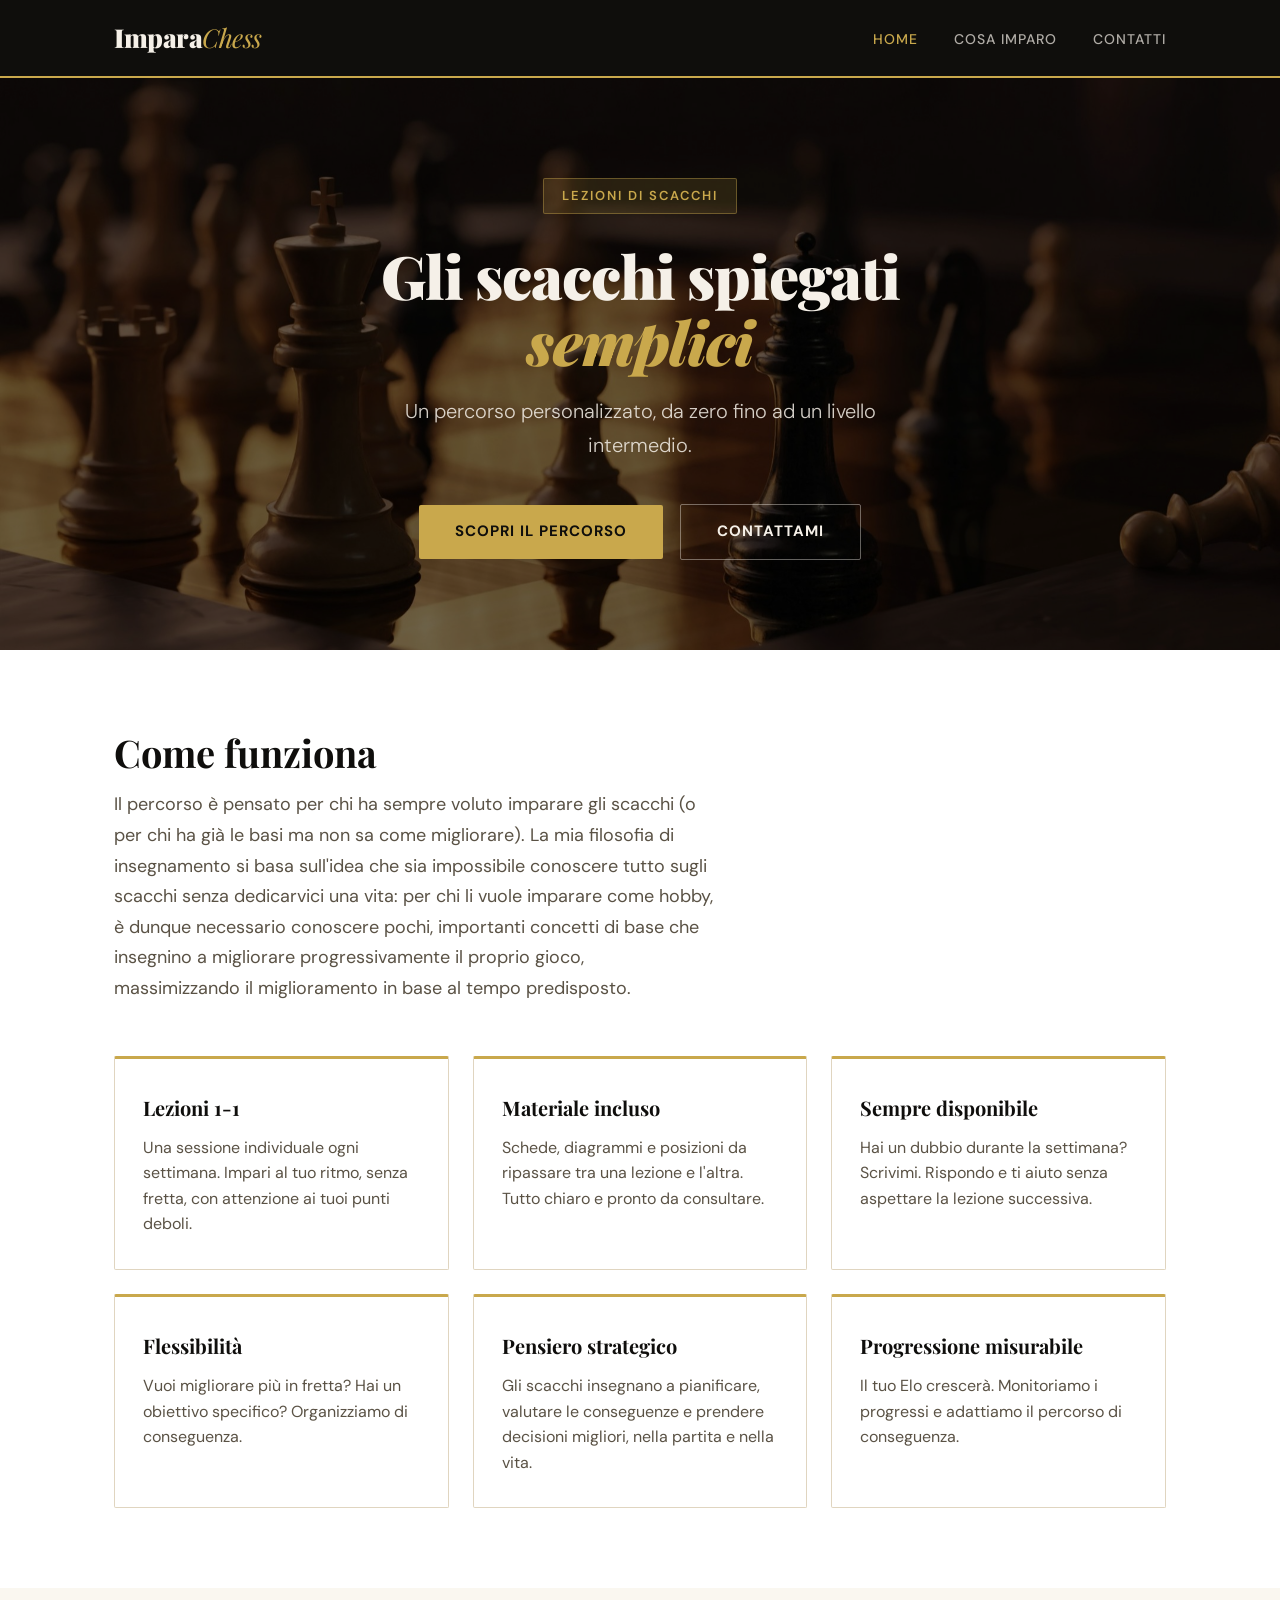
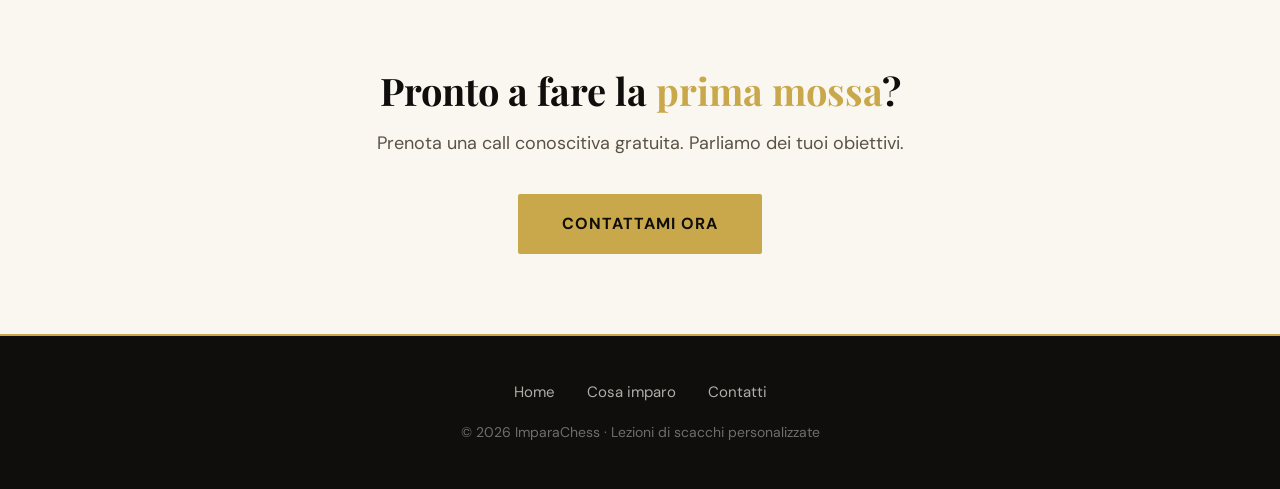
<file: index.html>
<!DOCTYPE html>
<html lang="it">
<head>
    <meta charset="UTF-8">
    <meta name="viewport" content="width=device-width, initial-scale=1.0">
    <title>ImparaChess</title>
    <meta name="description" content="ImparaChess: lezioni di scacchi pratiche e chiare per principianti e giocatori intermedi. Impara a ragionare, a pianificare e a vincere.">
    <link rel="stylesheet" href="styles.css">
    <link rel="stylesheet" href="https://cdnjs.cloudflare.com/ajax/libs/font-awesome/6.5.0/css/all.min.css">
</head>
<body>

<header>
    <div class="navbar">
        <a href="index.html" class="logo">Impara<span>Chess</span></a>
        <button class="hamburger" onclick="toggleMenu()" aria-label="Menu">
            <span></span><span></span><span></span>
        </button>
        <nav>
            <ul id="nav-menu">
                <li><a href="index.html" class="active">Home</a></li>
                <li><a href="contenuti.html">Cosa imparo</a></li>
                <li><a href="contatti.html">Contatti</a></li>
            </ul>
        </nav>
    </div>
</header>

<section class="hero">
    <div class="container hero-content">
        <div class="hero-badge">Lezioni di scacchi</div>
        <h1>Gli scacchi spiegati<br><em>semplici</em></h1>
        <p>Un percorso personalizzato, da zero fino ad un livello intermedio.</p>
        <a href="contenuti.html" class="btn">Scopri il percorso</a>
        <a href="contatti.html" class="btn btn-outline">Contattami</a>
    </div>
</section>


<section>
    <div class="container">
        <div class="section-title">Come funziona</div>
        <p class="section-sub">Il percorso è pensato per chi ha sempre voluto imparare gli scacchi (o per chi ha già le basi ma non sa come migliorare). La mia filosofia di insegnamento si basa sull'idea che sia impossibile conoscere tutto sugli scacchi senza dedicarvici una vita: per chi li vuole imparare come hobby, è dunque necessario conoscere pochi, importanti concetti di base che insegnino a migliorare progressivamente il proprio gioco, massimizzando il miglioramento in base al tempo predisposto.</p>

        <div class="cards">
            <div class="card">
                <h3>Lezioni 1-1</h3>
                <p>Una sessione individuale ogni settimana. Impari al tuo ritmo, senza fretta, con attenzione ai tuoi punti deboli.</p>
            </div>
            <div class="card">
                <h3>Materiale incluso</h3>
                <p>Schede, diagrammi e posizioni da ripassare tra una lezione e l'altra. Tutto chiaro e pronto da consultare.</p>
            </div>
            <div class="card">
                <h3>Sempre disponibile</h3>
                <p>Hai un dubbio durante la settimana? Scrivimi. Rispondo e ti aiuto senza aspettare la lezione successiva.</p>
            </div>
            <div class="card">
                <h3>Flessibilità</h3>
                <p>Vuoi migliorare più in fretta? Hai un obiettivo specifico? Organizziamo di conseguenza.</p>
            </div>
            <div class="card">
                <h3>Pensiero strategico</h3>
                <p>Gli scacchi insegnano a pianificare, valutare le conseguenze e prendere decisioni migliori, nella partita e nella vita.</p>
            </div>
            <div class="card">
                <h3>Progressione misurabile</h3>
                <p>Il tuo Elo crescerà. Monitoriamo i progressi e adattiamo il percorso di conseguenza.</p>
            </div>
        </div>
    </div>
</section>

<section class="sfondo-avorio">
    <div class="container" style="text-align:center;">
        <div class="section-title">Pronto a fare la <span class="oro">prima mossa</span>?</div>
        <p class="section-sub" style="margin: 0 auto 36px; text-align:center;">Prenota una call conoscitiva gratuita. Parliamo dei tuoi obiettivi.</p>
        <a href="contatti.html" class="btn" style="font-size:16px; padding: 16px 44px;">Contattami ora</a>
    </div>
</section>


<footer>
    <div class="container">
        <ul class="footer-links">
            <li><a href="index.html">Home</a></li>
            <li><a href="contenuti.html">Cosa imparo</a></li>
            <li><a href="contatti.html">Contatti</a></li>
        </ul>
        <p class="footer-copy">© 2026 ImparaChess · Lezioni di scacchi personalizzate</p>
    </div>
</footer>

<script>
function toggleMenu() {
    document.getElementById('nav-menu').classList.toggle('open');
}
</script>
</body>
</html>
</file>
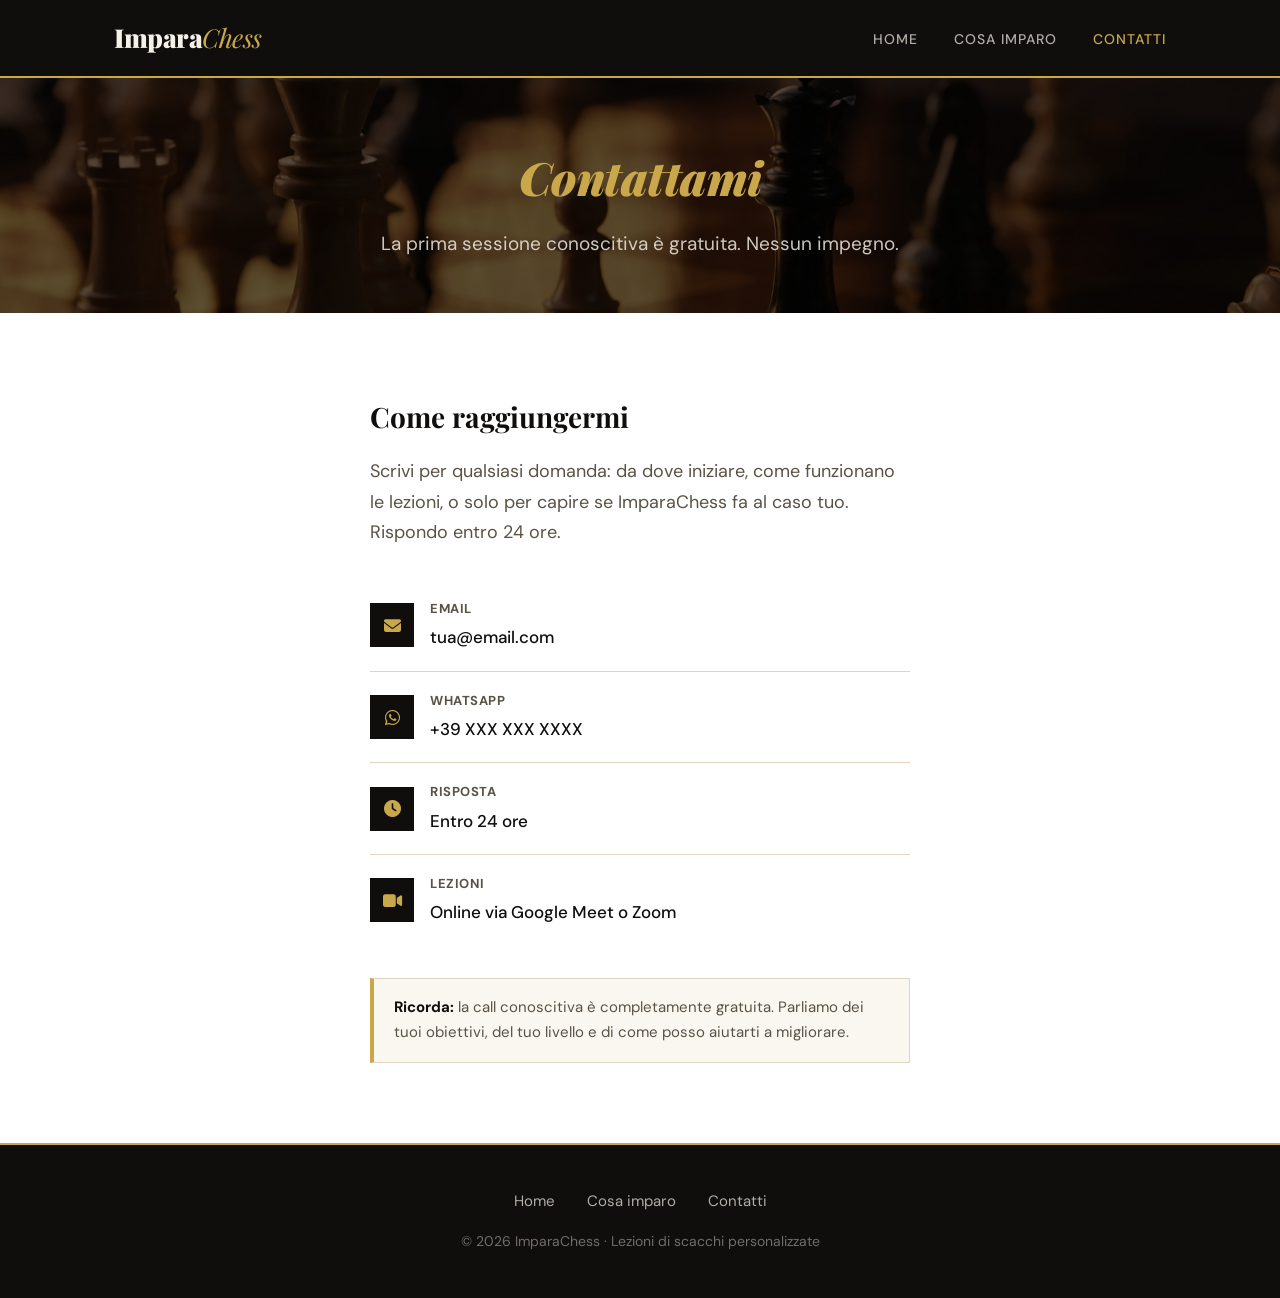
<file: contatti.html>
<!DOCTYPE html>
<html lang="it">
<head>
    <meta charset="UTF-8">
    <meta name="viewport" content="width=device-width, initial-scale=1.0">
    <title>Contatti – ImparaChess</title>
    <meta name="description" content="Contatta ImparaChess per iniziare le tue lezioni di scacchi. Prima sessione conoscitiva gratuita.">
    <link rel="stylesheet" href="styles.css">
    <link rel="stylesheet" href="https://cdnjs.cloudflare.com/ajax/libs/font-awesome/6.5.0/css/all.min.css">
    <style>
        .contatto-info h2 {
            font-family: 'Playfair Display', serif;
            font-size: 28px;
            color: var(--nero);
            margin-bottom: 16px;
        }

        .contatto-info p {
            color: var(--testo-morbido);
            margin-bottom: 32px;
            line-height: 1.7;
        }

        .contatto-voce {
            display: flex;
            align-items: center;
            gap: 16px;
            padding: 18px 0;
            border-bottom: 1px solid var(--bordo);
        }

        .contatto-voce:last-child { border-bottom: none; }

        .contatto-voce .icona {
            background: var(--nero);
            color: var(--oro);
            width: 44px;
            height: 44px;
            display: flex;
            align-items: center;
            justify-content: center;
            font-size: 17px;
            flex-shrink: 0;
        }

        .contatto-voce .testo strong {
            display: block;
            font-size: 13px;
            text-transform: uppercase;
            letter-spacing: 0.5px;
            color: var(--testo-morbido);
            margin-bottom: 2px;
        }

        .contatto-voce .testo a,
        .contatto-voce .testo span {
            font-size: 17px;
            color: var(--nero);
            text-decoration: none;
            font-weight: 500;
        }

        .contatto-voce .testo a:hover { color: var(--oro); }

        .nota-gratuita {
            background: var(--oro-sfondo);
            border: 1px solid var(--bordo);
            border-left: 4px solid var(--oro);
            padding: 16px 20px;
            font-size: 15px;
            color: var(--testo-morbido);
            margin-top: 32px;
        }

        .nota-gratuita strong { color: var(--nero); }

        .centro-contatti {
            max-width: 540px;
            margin: 0 auto;
        }
    </style>
</head>
<body>

<header>
    <div class="navbar">
        <a href="index.html" class="logo">Impara<span>Chess</span></a>
        <button class="hamburger" onclick="toggleMenu()" aria-label="Menu">
            <span></span><span></span><span></span>
        </button>
        <nav>
            <ul id="nav-menu">
                <li><a href="index.html">Home</a></li>
                <li><a href="contenuti.html">Cosa imparo</a></li>
                <li><a href="contatti.html" class="active">Contatti</a></li>
            </ul>
        </nav>
    </div>
</header>
<div class="page-hero">
    <div class="container">
        <h1><em>Contattami</em></h1>
        <p>La prima sessione conoscitiva è gratuita. Nessun impegno.</p>
    </div>
</div>
<section>
    <div class="container">
        <div class="centro-contatti">

            <div class="contatto-info">
                <h2>Come raggiungermi</h2>
                <p>Scrivi per qualsiasi domanda: da dove iniziare, come funzionano le lezioni, o solo per capire se ImparaChess fa al caso tuo. Rispondo entro 24 ore.</p>

                <div class="contatto-voce">
                    <div class="icona"><i class="fa-solid fa-envelope"></i></div>
                    <div class="testo">
                        <strong>Email</strong>
                        <a href="mailto:tua@email.com">tua@email.com</a>
                    </div>
                </div>

                <div class="contatto-voce">
                    <div class="icona"><i class="fa-brands fa-whatsapp"></i></div>
                    <div class="testo">
                        <strong>WhatsApp</strong>
                        <a href="https://wa.me/39XXXXXXXXXX" target="_blank">+39 XXX XXX XXXX</a>
                    </div>
                </div>

                <div class="contatto-voce">
                    <div class="icona"><i class="fa-solid fa-clock"></i></div>
                    <div class="testo">
                        <strong>Risposta</strong>
                        <span>Entro 24 ore</span>
                    </div>
                </div>

                <div class="contatto-voce">
                    <div class="icona"><i class="fa-solid fa-video"></i></div>
                    <div class="testo">
                        <strong>Lezioni</strong>
                        <span>Online via Google Meet o Zoom</span>
                    </div>
                </div>
            </div>

            <div class="nota-gratuita">
                <strong>Ricorda:</strong> la call conoscitiva è completamente gratuita. Parliamo dei tuoi obiettivi, del tuo livello e di come posso aiutarti a migliorare.
            </div>

        </div>
    </div>
</section>
<footer>
    <div class="container">
        <ul class="footer-links">
            <li><a href="index.html">Home</a></li>
            <li><a href="contenuti.html">Cosa imparo</a></li>
            <li><a href="contatti.html">Contatti</a></li>
        </ul>
        <p class="footer-copy">© 2026 ImparaChess · Lezioni di scacchi personalizzate</p>
    </div>
</footer>

<script>
function toggleMenu() {
    document.getElementById('nav-menu').classList.toggle('open');
}
</script>
</body>
</html>
</file>
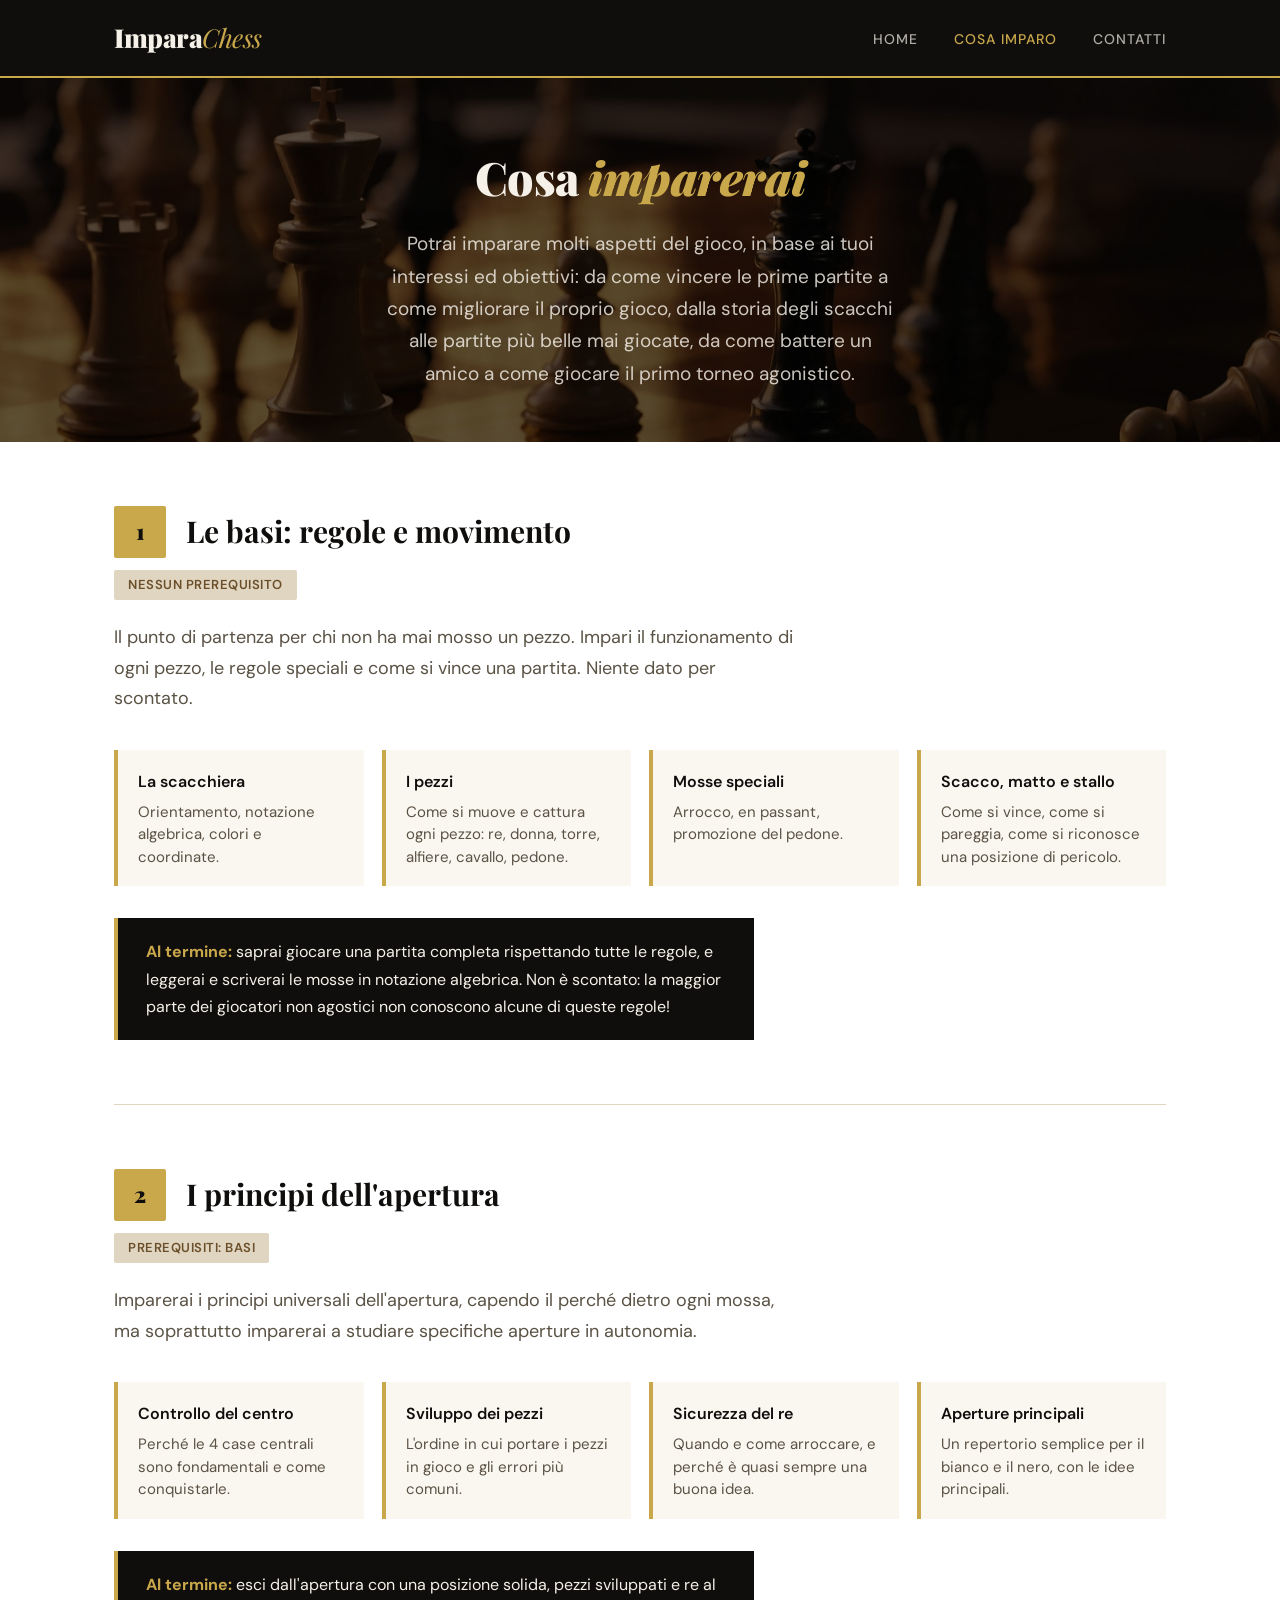
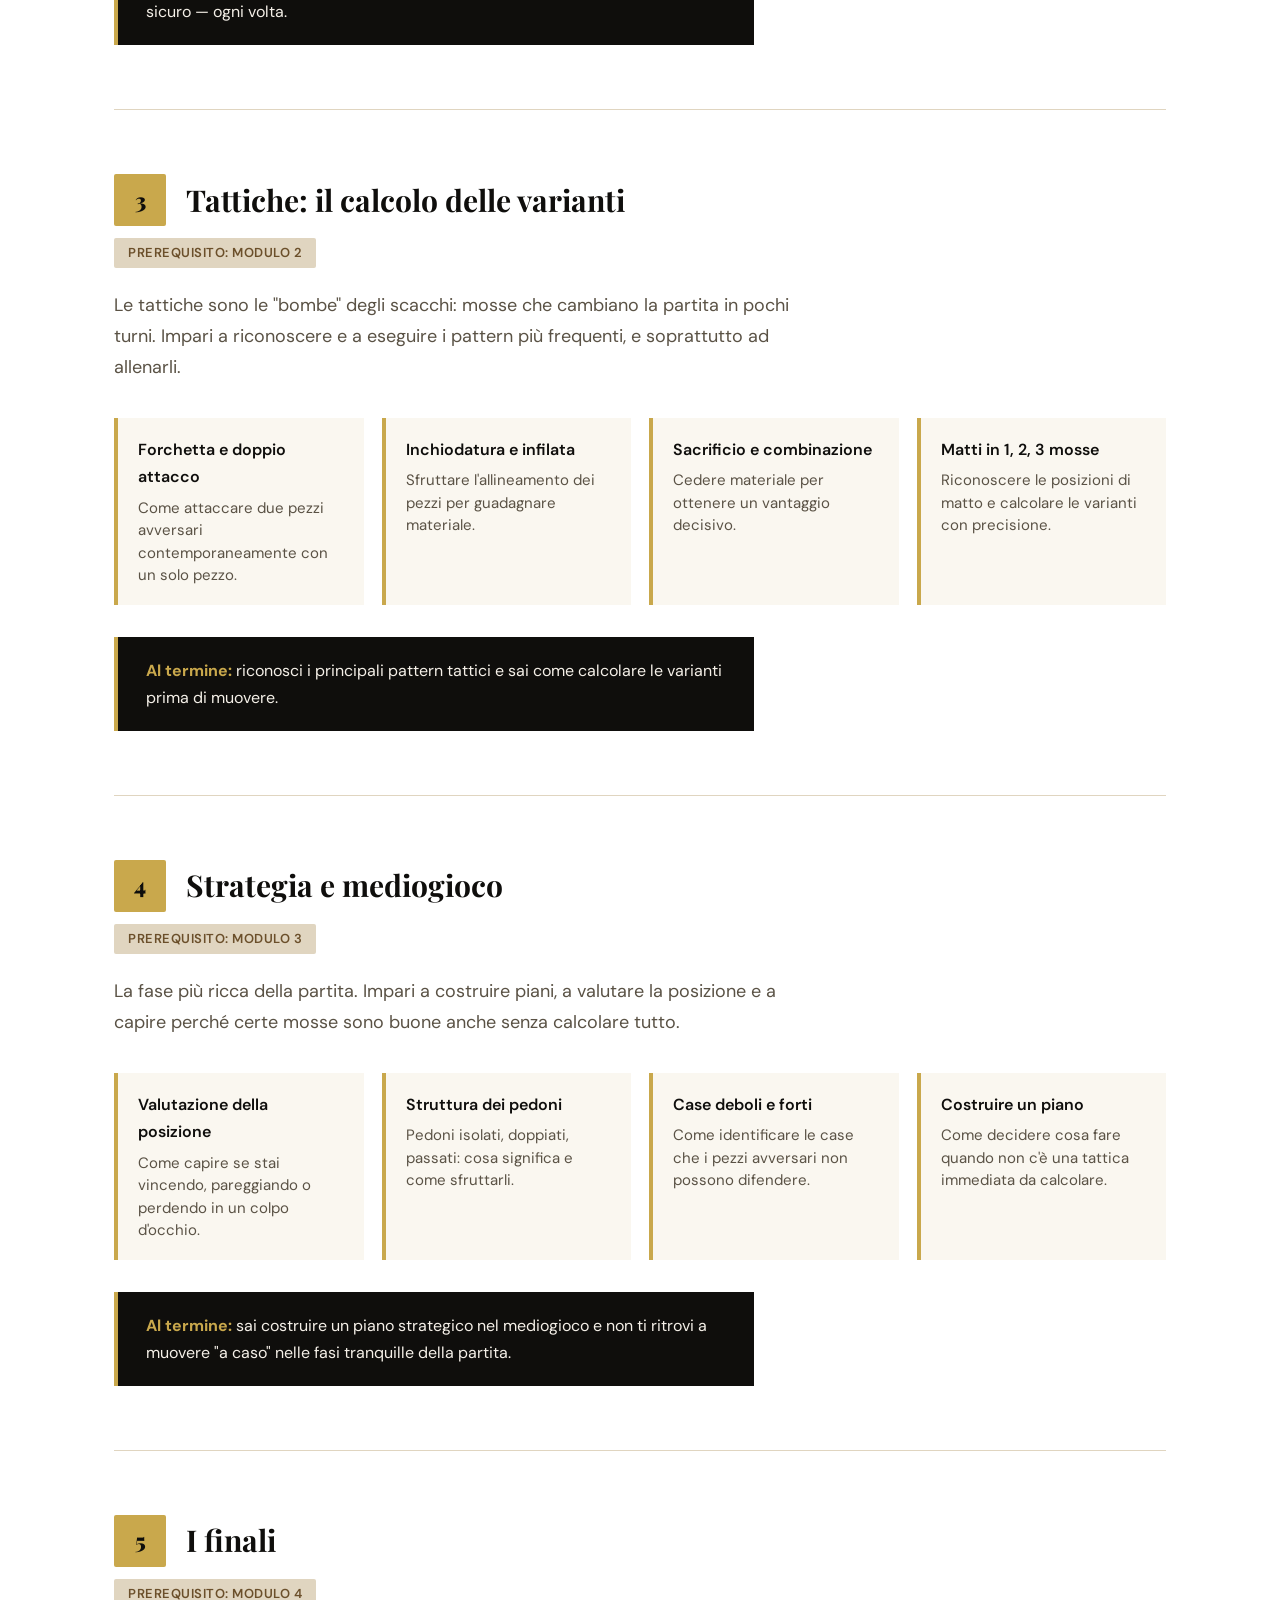
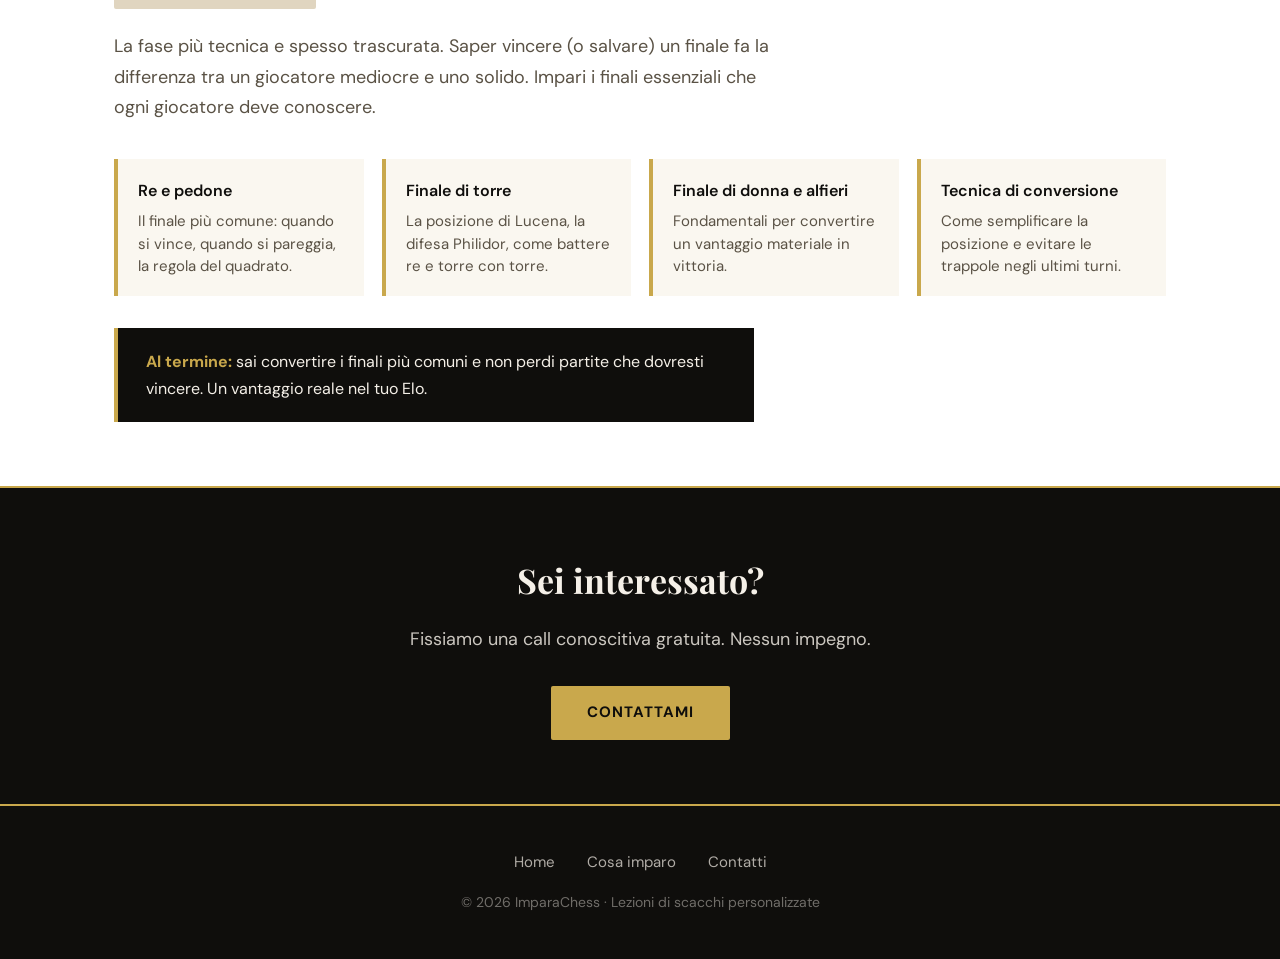
<file: contenuti.html>
<!DOCTYPE html>
<html lang="it">
<head>
    <meta charset="UTF-8">
    <meta name="viewport" content="width=device-width, initial-scale=1.0">
    <title>Cosa imparo - ImparaChess</title>
    <meta name="description" content="Il percorso di ImparaChess: dalle regole base fino alla strategia avanzata. Scopri i moduli e cosa imparerai.">
    <link rel="stylesheet" href="styles.css">
    <link rel="stylesheet" href="https://cdnjs.cloudflare.com/ajax/libs/font-awesome/6.5.0/css/all.min.css">
    <style>
        .modulo {
            padding: 64px 0;
            border-bottom: 1px solid var(--bordo);
        }
        .modulo:last-child { border-bottom: none; }

        .modulo-header {
            display: flex;
            align-items: center;
            gap: 20px;
            margin-bottom: 10px;
        }

        .modulo-numero {
            background: var(--oro);
            color: var(--nero);
            font-family: 'Playfair Display', serif;
            font-size: 22px;
            font-weight: 900;
            width: 52px;
            height: 52px;
            border-radius: 2px;
            display: flex;
            align-items: center;
            justify-content: center;
            flex-shrink: 0;
        }

        .modulo-header h2 {
            font-family: 'Playfair Display', serif;
            font-size: 30px;
            color: var(--nero);
            font-weight: 700;
        }

        .prereq-badge {
            display: inline-block;
            background: var(--bordo);
            color: var(--marrone);
            font-size: 13px;
            font-weight: 600;
            padding: 4px 14px;
            border-radius: 2px;
            margin-bottom: 22px;
            text-transform: uppercase;
            letter-spacing: 0.5px;
        }

        .modulo-intro {
            font-size: 18px;
            color: var(--testo-morbido);
            margin-bottom: 36px;
            max-width: 680px;
            line-height: 1.7;
        }

        .argomenti {
            display: grid;
            grid-template-columns: repeat(auto-fit, minmax(240px, 1fr));
            gap: 18px;
            margin-bottom: 32px;
        }

        .argomento {
            background: var(--oro-sfondo);
            border-left: 4px solid var(--oro);
            padding: 18px 20px;
        }

        .argomento h4 {
            font-size: 16px;
            font-weight: 600;
            color: var(--nero);
            margin-bottom: 6px;
        }

        .argomento p {
            font-size: 15px;
            color: var(--testo-morbido);
            line-height: 1.5;
        }

        .risultato {
            background: var(--nero);
            color: var(--bianco-avorio);
            padding: 20px 28px;
            font-size: 16px;
            display: flex;
            align-items: center;
            gap: 14px;
            max-width: 640px;
            border-left: 4px solid var(--oro);
        }

        .risultato strong { color: var(--oro); }
    </style>
</head>
<body>

<header>
    <div class="navbar">
        <a href="index.html" class="logo">Impara<span>Chess</span></a>
        <button class="hamburger" onclick="toggleMenu()" aria-label="Menu">
            <span></span><span></span><span></span>
        </button>
        <nav>
            <ul id="nav-menu">
                <li><a href="index.html">Home</a></li>
                <li><a href="contenuti.html" class="active">Cosa imparo</a></li>
                <li><a href="contatti.html">Contatti</a></li>
            </ul>
        </nav>
    </div>
</header>
<div class="page-hero">
    <div class="container">
        <h1>Cosa <em>imparerai</em></h1>
        <p>Potrai imparare molti aspetti del gioco, in base ai tuoi interessi ed obiettivi: da come vincere le prime partite a come migliorare il proprio gioco, dalla storia degli scacchi alle partite più belle mai giocate, da come battere un amico a come giocare il primo torneo agonistico.</p>
    </div>
</div>
<div class="container">

    <!-- MODULO 1 -->
    <div class="modulo">
        <div class="modulo-header">
            <div class="modulo-numero">1</div>
            <h2>Le basi: regole e movimento</h2>
        </div>
        <div class="prereq-badge">Nessun prerequisito</div>
        <p class="modulo-intro">
            Il punto di partenza per chi non ha mai mosso un pezzo. Impari il funzionamento di ogni pezzo, le regole speciali e come si vince una partita. Niente dato per scontato.
        </p>
        <div class="argomenti">
            <div class="argomento">
                <h4>La scacchiera</h4>
                <p>Orientamento, notazione algebrica, colori e coordinate.</p>
            </div>
            <div class="argomento">
                <h4>I pezzi</h4>
                <p>Come si muove e cattura ogni pezzo: re, donna, torre, alfiere, cavallo, pedone.</p>
            </div>
            <div class="argomento">
                <h4>Mosse speciali</h4>
                <p>Arrocco, en passant, promozione del pedone.</p>
            </div>
            <div class="argomento">
                <h4>Scacco, matto e stallo</h4>
                <p>Come si vince, come si pareggia, come si riconosce una posizione di pericolo.</p>
            </div>
        </div>
        <div class="risultato">
            <span><strong>Al termine:</strong> saprai giocare una partita completa rispettando tutte le regole, e leggerai e scriverai le mosse in notazione algebrica. Non è scontato: la maggior parte dei giocatori non agostici non conoscono alcune di queste regole!</span>
        </div>
    </div>

    <!-- MODULO 2 -->
    <div class="modulo">
        <div class="modulo-header">
            <div class="modulo-numero">2</div>
            <h2>I principi dell'apertura</h2>
        </div>
        <div class="prereq-badge">Prerequisiti: basi</div>
        <p class="modulo-intro">
            Imparerai i principi universali dell'apertura, capendo il perché dietro ogni mossa, ma soprattutto imparerai a studiare specifiche aperture in autonomia.
        </p>
        <div class="argomenti">
            <div class="argomento">
                <h4>Controllo del centro</h4>
                <p>Perché le 4 case centrali sono fondamentali e come conquistarle.</p>
            </div>
            <div class="argomento">
                <h4>Sviluppo dei pezzi</h4>
                <p>L'ordine in cui portare i pezzi in gioco e gli errori più comuni.</p>
            </div>
            <div class="argomento">
                <h4>Sicurezza del re</h4>
                <p>Quando e come arroccare, e perché è quasi sempre una buona idea.</p>
            </div>
            <div class="argomento">
                <h4>Aperture principali</h4>
                <p>Un repertorio semplice per il bianco e il nero, con le idee principali.</p>
            </div>
        </div>
        <div class="risultato">
            <span><strong>Al termine:</strong> esci dall'apertura con una posizione solida, pezzi sviluppati e re al sicuro — ogni volta.</span>
        </div>
    </div>

    <!-- MODULO 3 -->
    <div class="modulo">
        <div class="modulo-header">
            <div class="modulo-numero">3</div>
            <h2>Tattiche: il calcolo delle varianti</h2>
        </div>
        <div class="prereq-badge">Prerequisito: Modulo 2</div>
        <p class="modulo-intro">
            Le tattiche sono le "bombe" degli scacchi: mosse che cambiano la partita in pochi turni. Impari a riconoscere e a eseguire i pattern più frequenti, e soprattutto ad allenarli.
        </p>
        <div class="argomenti">
            <div class="argomento">
                <h4>Forchetta e doppio attacco</h4>
                <p>Come attaccare due pezzi avversari contemporaneamente con un solo pezzo.</p>
            </div>
            <div class="argomento">
                <h4>Inchiodatura e infilata</h4>
                <p>Sfruttare l'allineamento dei pezzi per guadagnare materiale.</p>
            </div>
            <div class="argomento">
                <h4>Sacrificio e combinazione</h4>
                <p>Cedere materiale per ottenere un vantaggio decisivo.</p>
            </div>
            <div class="argomento">
                <h4>Matti in 1, 2, 3 mosse</h4>
                <p>Riconoscere le posizioni di matto e calcolare le varianti con precisione.</p>
            </div>
        </div>
        <div class="risultato">
            <span><strong>Al termine:</strong> riconosci i principali pattern tattici e sai come calcolare le varianti prima di muovere.</span>
        </div>
    </div>

    <!-- MODULO 4 -->
    <div class="modulo">
        <div class="modulo-header">
            <div class="modulo-numero">4</div>
            <h2>Strategia e mediogioco</h2>
        </div>
        <div class="prereq-badge">Prerequisito: Modulo 3</div>
        <p class="modulo-intro">
            La fase più ricca della partita. Impari a costruire piani, a valutare la posizione e a capire perché certe mosse sono buone anche senza calcolare tutto.
        </p>
        <div class="argomenti">
            <div class="argomento">
                <h4>Valutazione della posizione</h4>
                <p>Come capire se stai vincendo, pareggiando o perdendo in un colpo d'occhio.</p>
            </div>
            <div class="argomento">
                <h4>Struttura dei pedoni</h4>
                <p>Pedoni isolati, doppiati, passati: cosa significa e come sfruttarli.</p>
            </div>
            <div class="argomento">
                <h4>Case deboli e forti</h4>
                <p>Come identificare le case che i pezzi avversari non possono difendere.</p>
            </div>
            <div class="argomento">
                <h4>Costruire un piano</h4>
                <p>Come decidere cosa fare quando non c'è una tattica immediata da calcolare.</p>
            </div>
        </div>
        <div class="risultato">
            <span><strong>Al termine:</strong> sai costruire un piano strategico nel mediogioco e non ti ritrovi a muovere "a caso" nelle fasi tranquille della partita.</span>
        </div>
    </div>

    <!-- MODULO 5 -->
    <div class="modulo">
        <div class="modulo-header">
            <div class="modulo-numero">5</div>
            <h2>I finali</h2>
        </div>
        <div class="prereq-badge">Prerequisito: Modulo 4</div>
        <p class="modulo-intro">
            La fase più tecnica e spesso trascurata. Saper vincere (o salvare) un finale fa la differenza tra un giocatore mediocre e uno solido. Impari i finali essenziali che ogni giocatore deve conoscere.
        </p>
        <div class="argomenti">
            <div class="argomento">
                <h4>Re e pedone</h4>
                <p>Il finale più comune: quando si vince, quando si pareggia, la regola del quadrato.</p>
            </div>
            <div class="argomento">
                <h4>Finale di torre</h4>
                <p>La posizione di Lucena, la difesa Philidor, come battere re e torre con torre.</p>
            </div>
            <div class="argomento">
                <h4>Finale di donna e alfieri</h4>
                <p>Fondamentali per convertire un vantaggio materiale in vittoria.</p>
            </div>
            <div class="argomento">
                <h4>Tecnica di conversione</h4>
                <p>Come semplificare la posizione e evitare le trappole negli ultimi turni.</p>
            </div>
        </div>
        <div class="risultato">
            <span><strong>Al termine:</strong> sai convertire i finali più comuni e non perdi partite che dovresti vincere. Un vantaggio reale nel tuo Elo.</span>
        </div>
    </div>

</div>

<section style="background: var(--nero); padding: 64px 0; text-align:center; color:var(--bianco-avorio); border-top: 2px solid var(--oro);">
    <div class="container">
        <div style="font-family:'Playfair Display',serif; font-size:34px; margin-bottom:14px; font-weight:700;">Sei interessato?</div>
        <p style="font-size:18px; opacity:0.82; margin-bottom:32px;">Fissiamo una call conoscitiva gratuita. Nessun impegno.</p>
        <a href="contatti.html" class="btn">Contattami</a>
    </div>
</section>
<footer>
    <div class="container">
        <ul class="footer-links">
            <li><a href="index.html">Home</a></li>
            <li><a href="contenuti.html">Cosa imparo</a></li>
            <li><a href="contatti.html">Contatti</a></li>
        </ul>
        <p class="footer-copy">© 2026 ImparaChess · Lezioni di scacchi personalizzate</p>
    </div>
</footer>

<script>
function toggleMenu() {
    document.getElementById('nav-menu').classList.toggle('open');
}
</script>
</body>
</html>
</file>
<file: styles.css>
@import url('https://fonts.googleapis.com/css2?family=Playfair+Display:wght@400;600;700;900&family=DM+Sans:wght@300;400;500;600&display=swap');

* {
    margin: 0;
    padding: 0;
    box-sizing: border-box;
}

:root {
    --nero: #0f0e0c;
    --bianco-avorio: #f5f0e8;
    --oro: #c9a84c;
    --oro-chiaro: #e2c47a;
    --oro-sfondo: #faf7f0;
    --marrone: #6b4f2a;
    --testo: #1c1a17;
    --testo-morbido: #5a5245;
    --bordo: #e0d5c0;
    --bianco: #ffffff;
    --scacco-chiaro: #f0dab5;
    --scacco-scuro: #b58863;
}

body {
    font-family: 'DM Sans', sans-serif;
    font-size: 18px;
    line-height: 1.7;
    color: var(--testo);
    background: var(--bianco);
}

.container {
    max-width: 1100px;
    margin: 0 auto;
    padding: 0 24px;
}

/* ── HEADER ── */
header {
    background: var(--nero);
    position: sticky;
    top: 0;
    z-index: 100;
    border-bottom: 2px solid var(--oro);
}

.navbar {
    padding: 16px 0;
    display: flex;
    justify-content: space-between;
    align-items: center;
    max-width: 1100px;
    margin: 0 auto;
    padding-left: 24px;
    padding-right: 24px;
}

.logo {
    font-family: 'Playfair Display', serif;
    font-size: 26px;
    font-weight: 900;
    color: var(--bianco-avorio);
    text-decoration: none;
    letter-spacing: -0.5px;
}

.logo span {
    color: var(--oro);
    font-weight: 400;
    font-style: italic;
}

nav ul {
    list-style: none;
    display: flex;
    gap: 36px;
}

nav a {
    text-decoration: none;
    color: rgba(245, 240, 232, 0.7);
    font-size: 14px;
    font-weight: 500;
    text-transform: uppercase;
    letter-spacing: 1px;
    transition: color 0.2s;
}

nav a:hover, nav a.active {
    color: var(--oro);
}

/* ── HERO ── */
.hero {
    background: url('hero.png') center center / cover no-repeat;
    padding: 100px 0 90px;
    text-align: center;
    color: var(--bianco-avorio);
    position: relative;
    overflow: hidden;
}

.hero::before {
    content: '';
    position: absolute;
    inset: 0;
    background: rgba(0,0,0,0.55);
    pointer-events: none;
}

.hero-content {
    position: relative;
    z-index: 1;
}

.hero-badge {
    display: inline-block;
    background: rgba(201,168,76,0.15);
    color: var(--oro);
    border: 1px solid rgba(201,168,76,0.4);
    font-size: 13px;
    font-weight: 600;
    text-transform: uppercase;
    letter-spacing: 2px;
    padding: 6px 18px;
    border-radius: 2px;
    margin-bottom: 28px;
}

.hero h1 {
    font-family: 'Playfair Display', serif;
    font-size: 60px;
    font-weight: 900;
    margin-bottom: 20px;
    line-height: 1.1;
    letter-spacing: -1px;
}

.hero h1 em {
    color: var(--oro);
    font-style: italic;
}

.hero p {
    font-size: 20px;
    font-weight: 300;
    margin-bottom: 42px;
    opacity: 0.85;
    max-width: 560px;
    margin-left: auto;
    margin-right: auto;
}

.btn {
    display: inline-block;
    background: var(--oro);
    color: var(--nero);
    padding: 14px 36px;
    border-radius: 2px;
    font-weight: 700;
    font-size: 15px;
    text-decoration: none;
    text-transform: uppercase;
    letter-spacing: 1px;
    transition: background 0.2s, transform 0.15s;
}

.btn:hover {
    background: var(--oro-chiaro);
    transform: translateY(-2px);
}

.btn-outline {
    background: transparent;
    color: var(--bianco-avorio);
    border: 1px solid rgba(245,240,232,0.4);
    margin-left: 12px;
}

.btn-outline:hover {
    background: rgba(255,255,255,0.08);
    border-color: var(--bianco-avorio);
}

/* ── SEZIONI ── */
section {
    padding: 80px 0;
}

section.sfondo-avorio {
    background: var(--oro-sfondo);
}

.section-title {
    font-family: 'Playfair Display', serif;
    font-size: 38px;
    color: var(--nero);
    margin-bottom: 14px;
    font-weight: 700;
    line-height: 1.2;
}

.section-title .oro { color: var(--oro); }

.section-sub {
    font-size: 18px;
    color: var(--testo-morbido);
    margin-bottom: 52px;
    max-width: 600px;
    line-height: 1.7;
}

/* ── CARD ── */
.cards {
    display: grid;
    grid-template-columns: repeat(auto-fit, minmax(280px, 1fr));
    gap: 24px;
}

.card {
    background: var(--bianco);
    border: 1px solid var(--bordo);
    border-radius: 2px;
    padding: 32px 28px;
    border-top: 3px solid var(--oro);
    transition: box-shadow 0.2s, transform 0.2s;
}

.card:hover {
    box-shadow: 0 8px 32px rgba(0,0,0,0.1);
    transform: translateY(-3px);
}

.card-icon {
    font-size: 32px;
    margin-bottom: 14px;
}

.card h3 {
    font-family: 'Playfair Display', serif;
    font-size: 20px;
    color: var(--nero);
    margin-bottom: 10px;
}

.card p {
    font-size: 16px;
    color: var(--testo-morbido);
    line-height: 1.6;
}

/* ── FOOTER ── */
footer {
    background: var(--nero);
    color: rgba(245,240,232,0.7);
    padding: 44px 0;
    text-align: center;
    font-size: 15px;
    border-top: 2px solid var(--oro);
}

footer a {
    color: rgba(245,240,232,0.7);
    text-decoration: none;
    transition: color 0.2s;
}

footer a:hover { color: var(--oro); }

footer .footer-links {
    display: flex;
    justify-content: center;
    gap: 32px;
    margin-bottom: 16px;
    list-style: none;
}

footer .footer-copy {
    font-size: 14px;
    opacity: 0.6;
}

/* ── PAGE HERO ── */
.page-hero {
    background: url('hero.png') center center / cover no-repeat;
    padding: 60px 0 52px;
    color: var(--bianco-avorio);
    text-align: center;
    position: relative;
    overflow: hidden;
}

.page-hero::before {
    content: '';
    position: absolute;
    inset: 0;
    background: rgba(0,0,0,0.6);
    pointer-events: none;
}

.page-hero > * { position: relative; z-index: 1; }

.page-hero h1 {
    font-family: 'Playfair Display', serif;
    font-size: 46px;
    font-weight: 900;
    margin-bottom: 12px;
    letter-spacing: -0.5px;
}

.page-hero h1 em { color: var(--oro); font-style: italic; }

.page-hero p {
    font-size: 19px;
    opacity: 0.82;
    max-width: 520px;
    margin: 0 auto;
}

/* ── MOBILE ── */
.hamburger {
    display: none;
    flex-direction: column;
    gap: 5px;
    background: none;
    border: none;
    cursor: pointer;
    padding: 4px;
}

.hamburger span {
    width: 24px;
    height: 2px;
    background: var(--bianco-avorio);
    transition: 0.3s;
}

@media (max-width: 700px) {
    .hero h1 { font-size: 36px; }
    .hero p { font-size: 17px; }
    .btn-outline { display: none; }
    .section-title { font-size: 28px; }
    .page-hero h1 { font-size: 32px; }

    nav ul {
        display: none;
        flex-direction: column;
        position: absolute;
        top: 62px;
        left: 0;
        right: 0;
        background: var(--nero);
        border-bottom: 2px solid var(--oro);
        padding: 20px 24px;
        gap: 20px;
    }

    nav ul.open { display: flex; }
    .hamburger { display: flex; }
}
</file>
